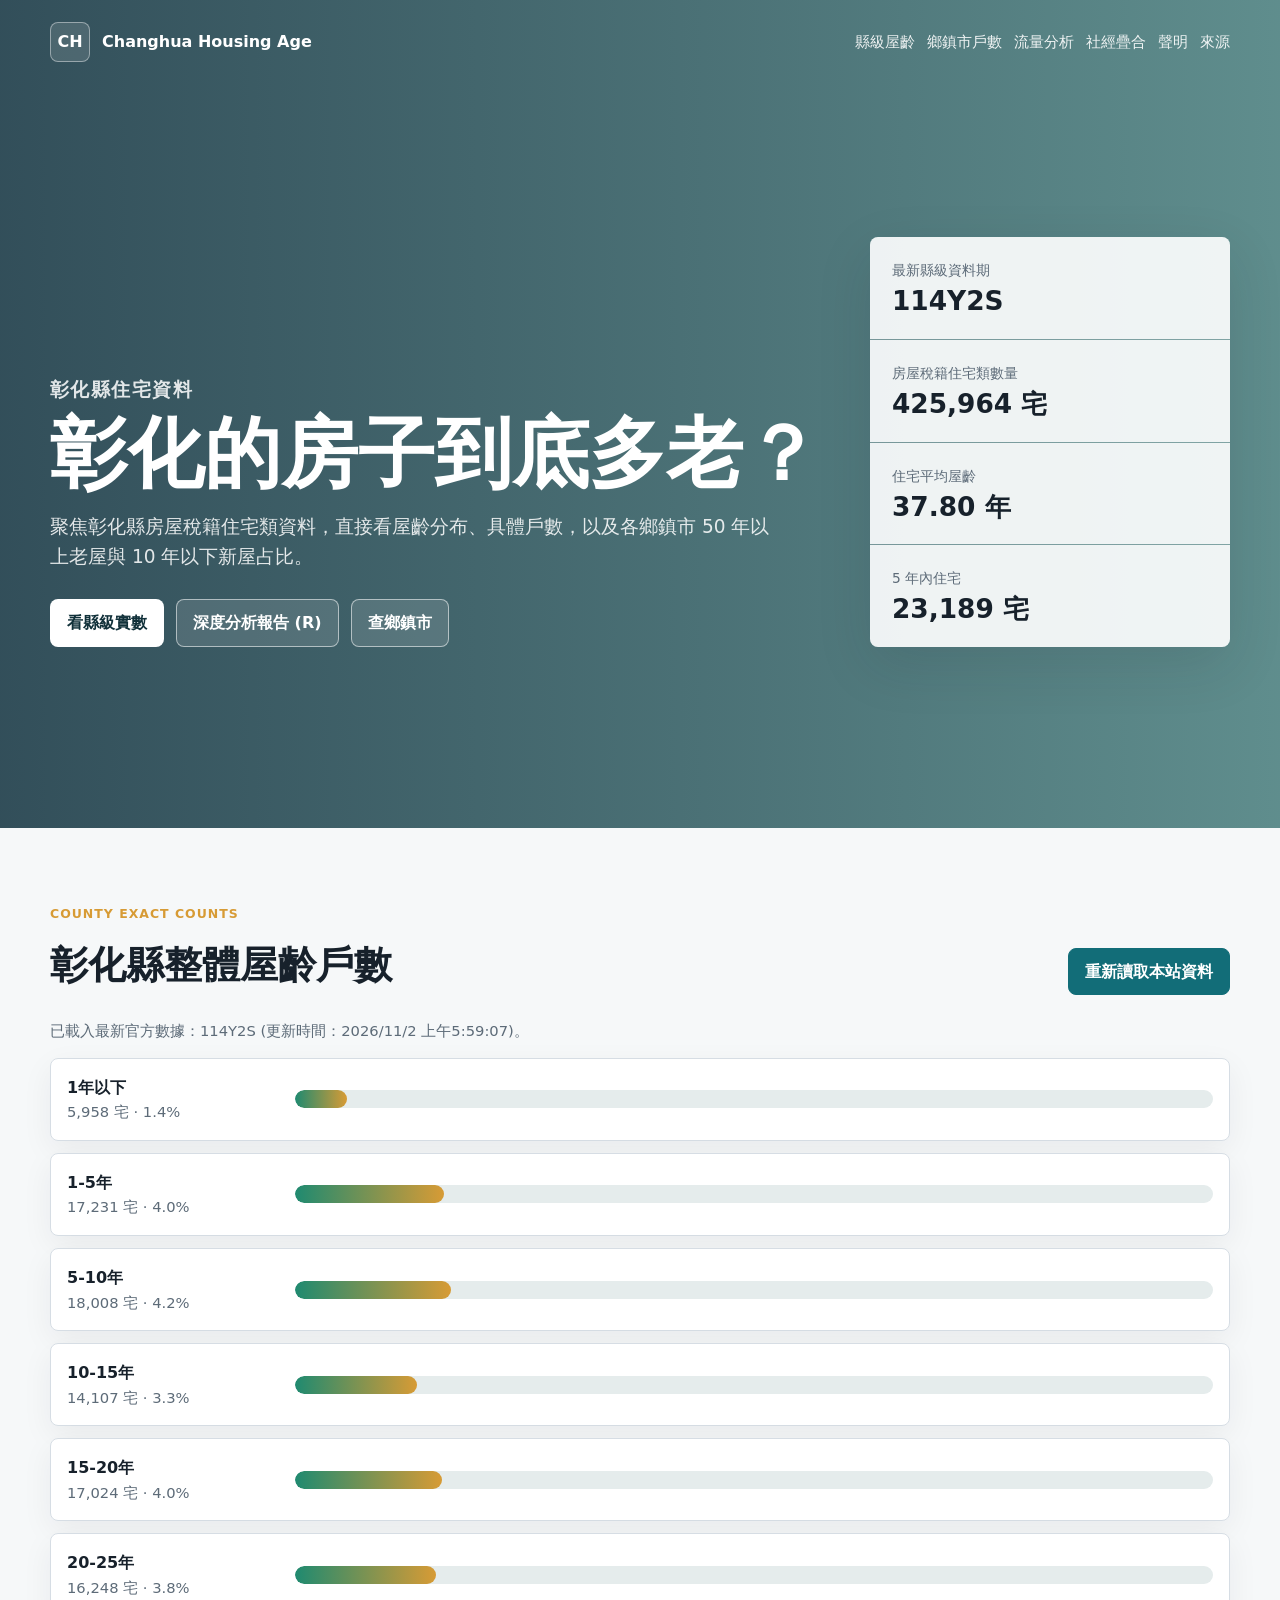
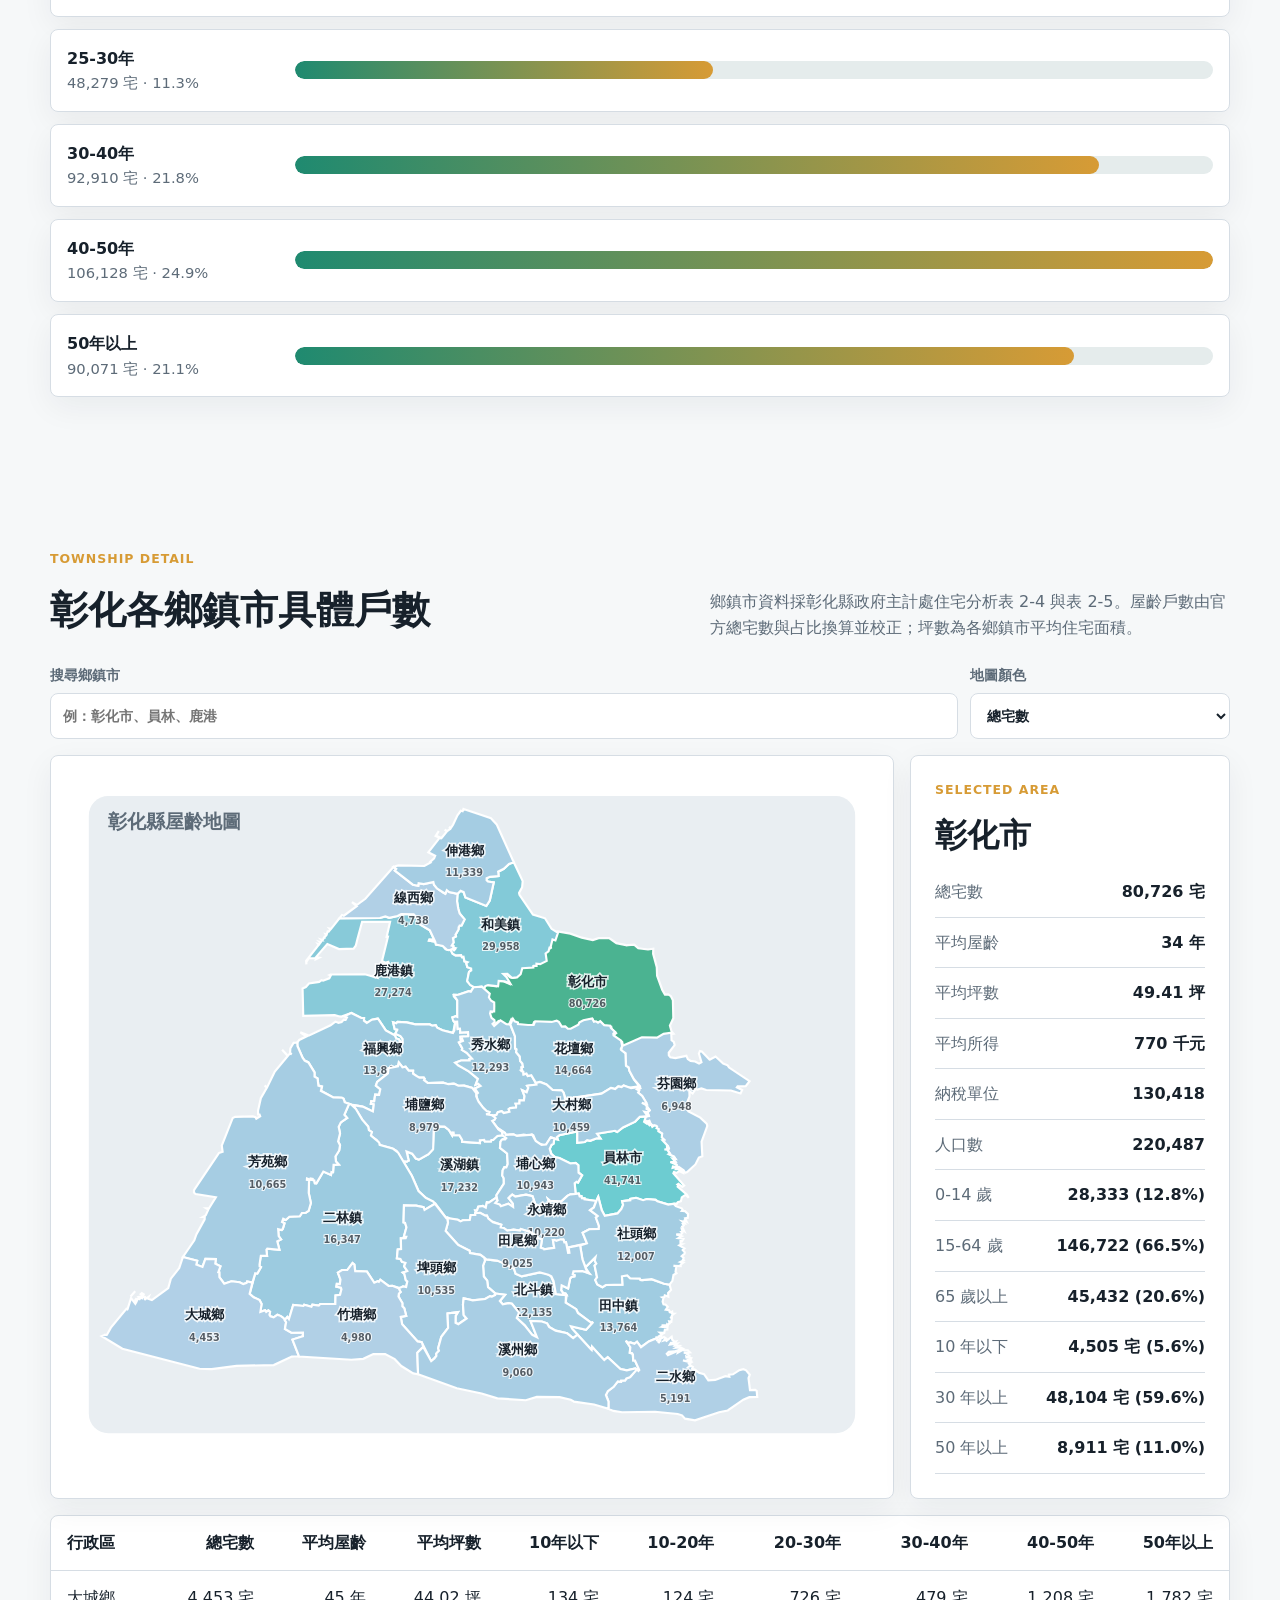
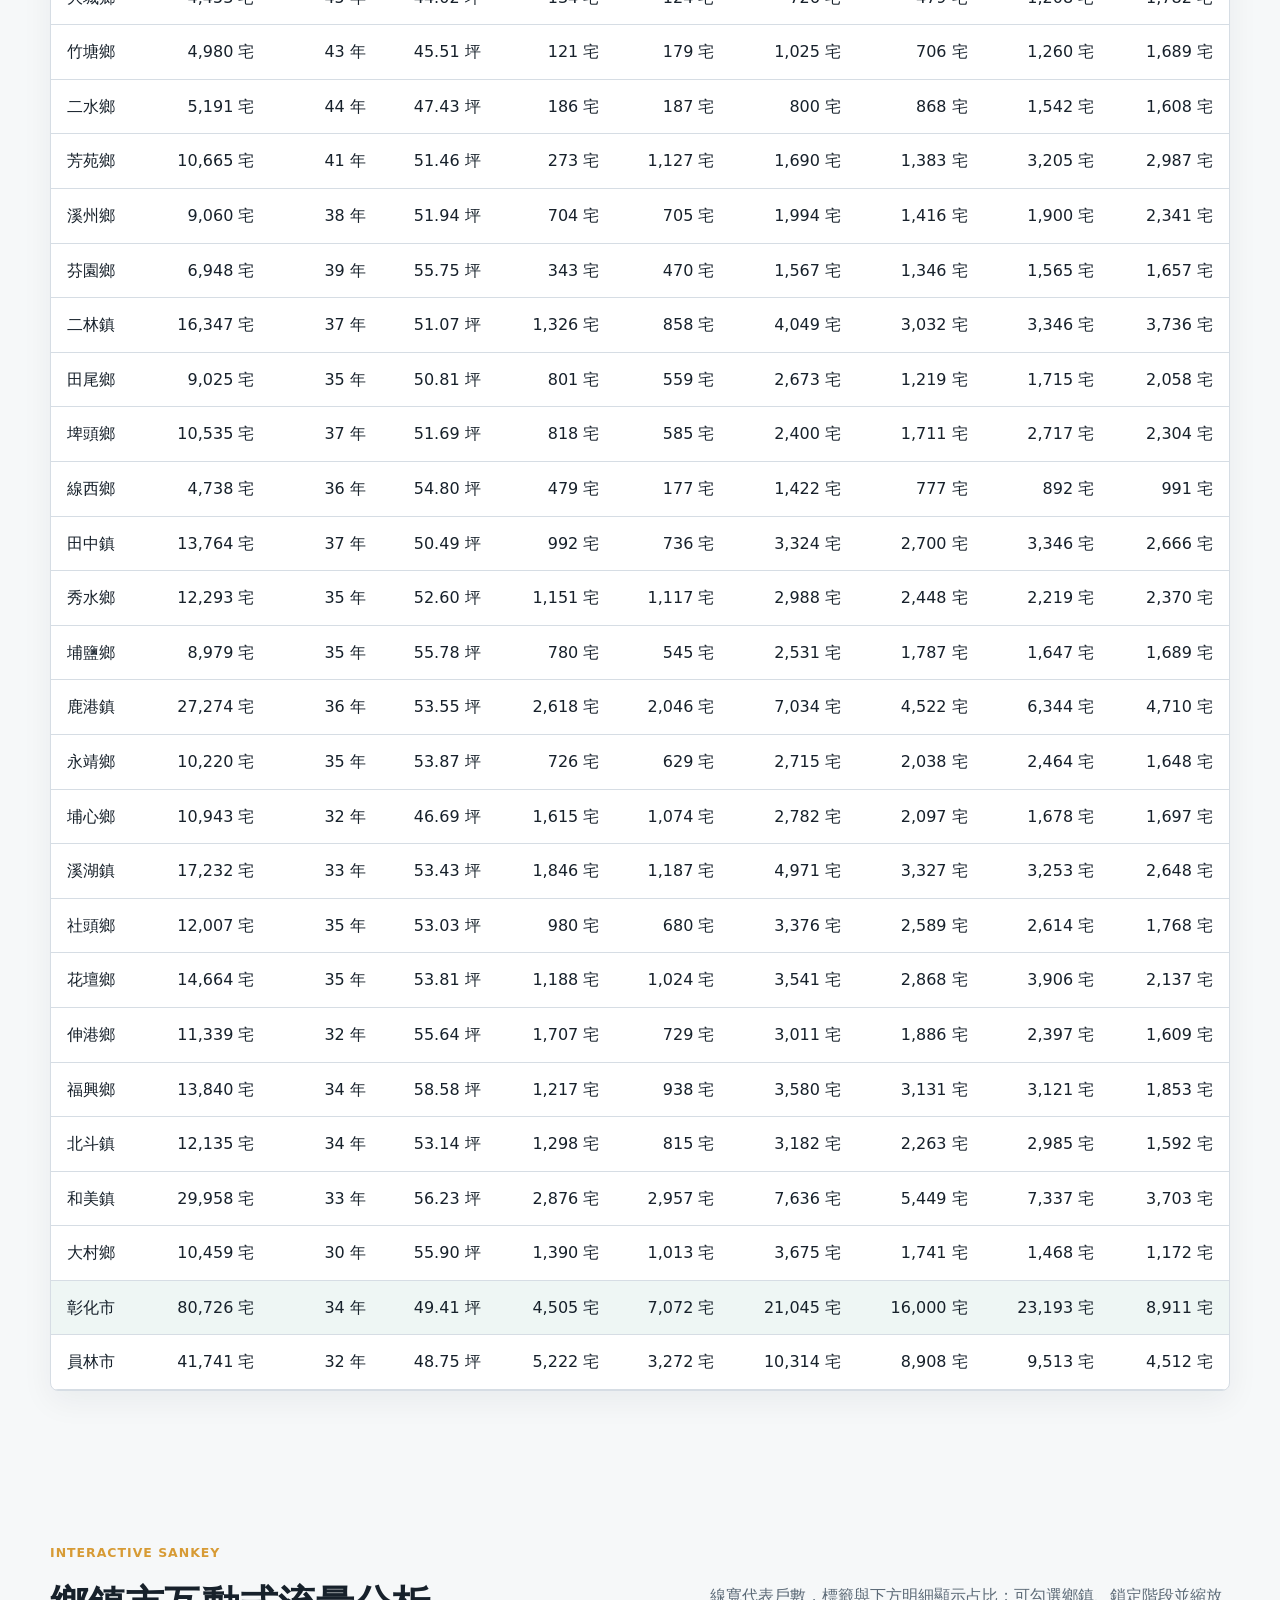
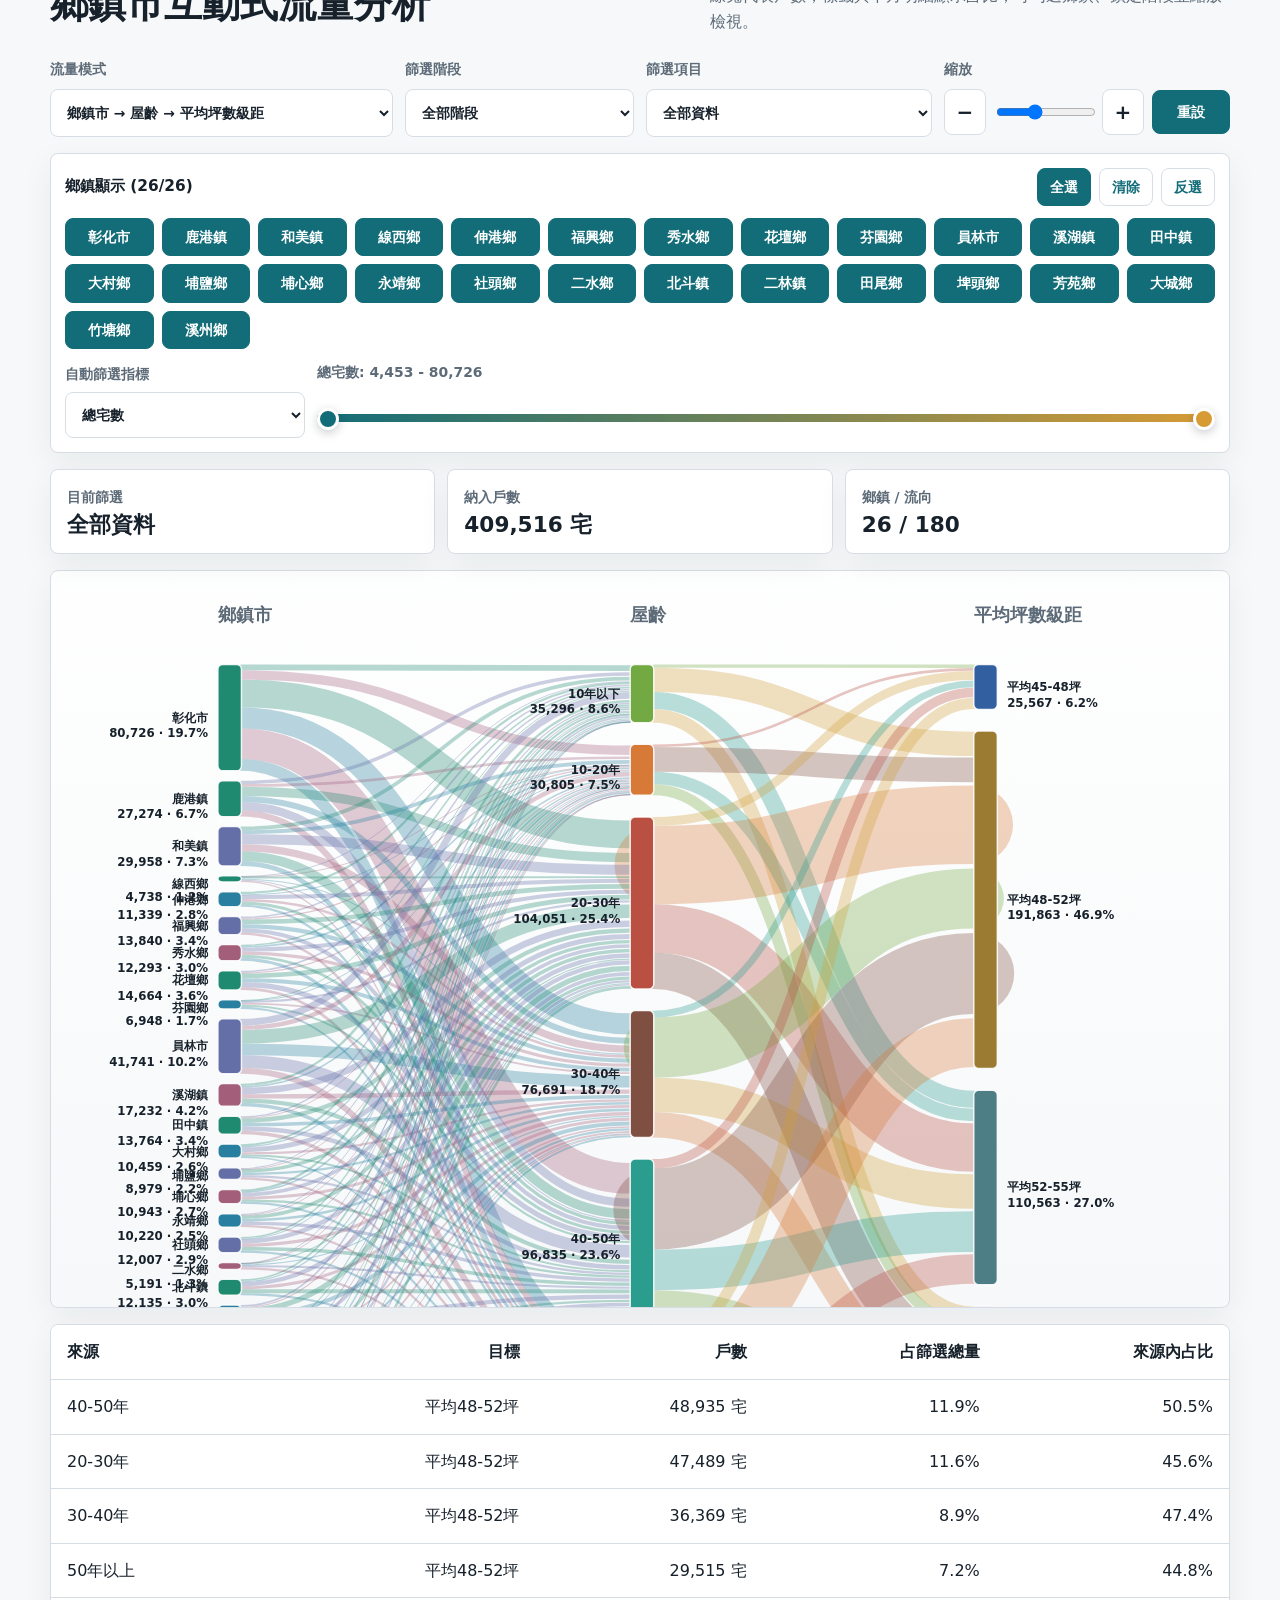
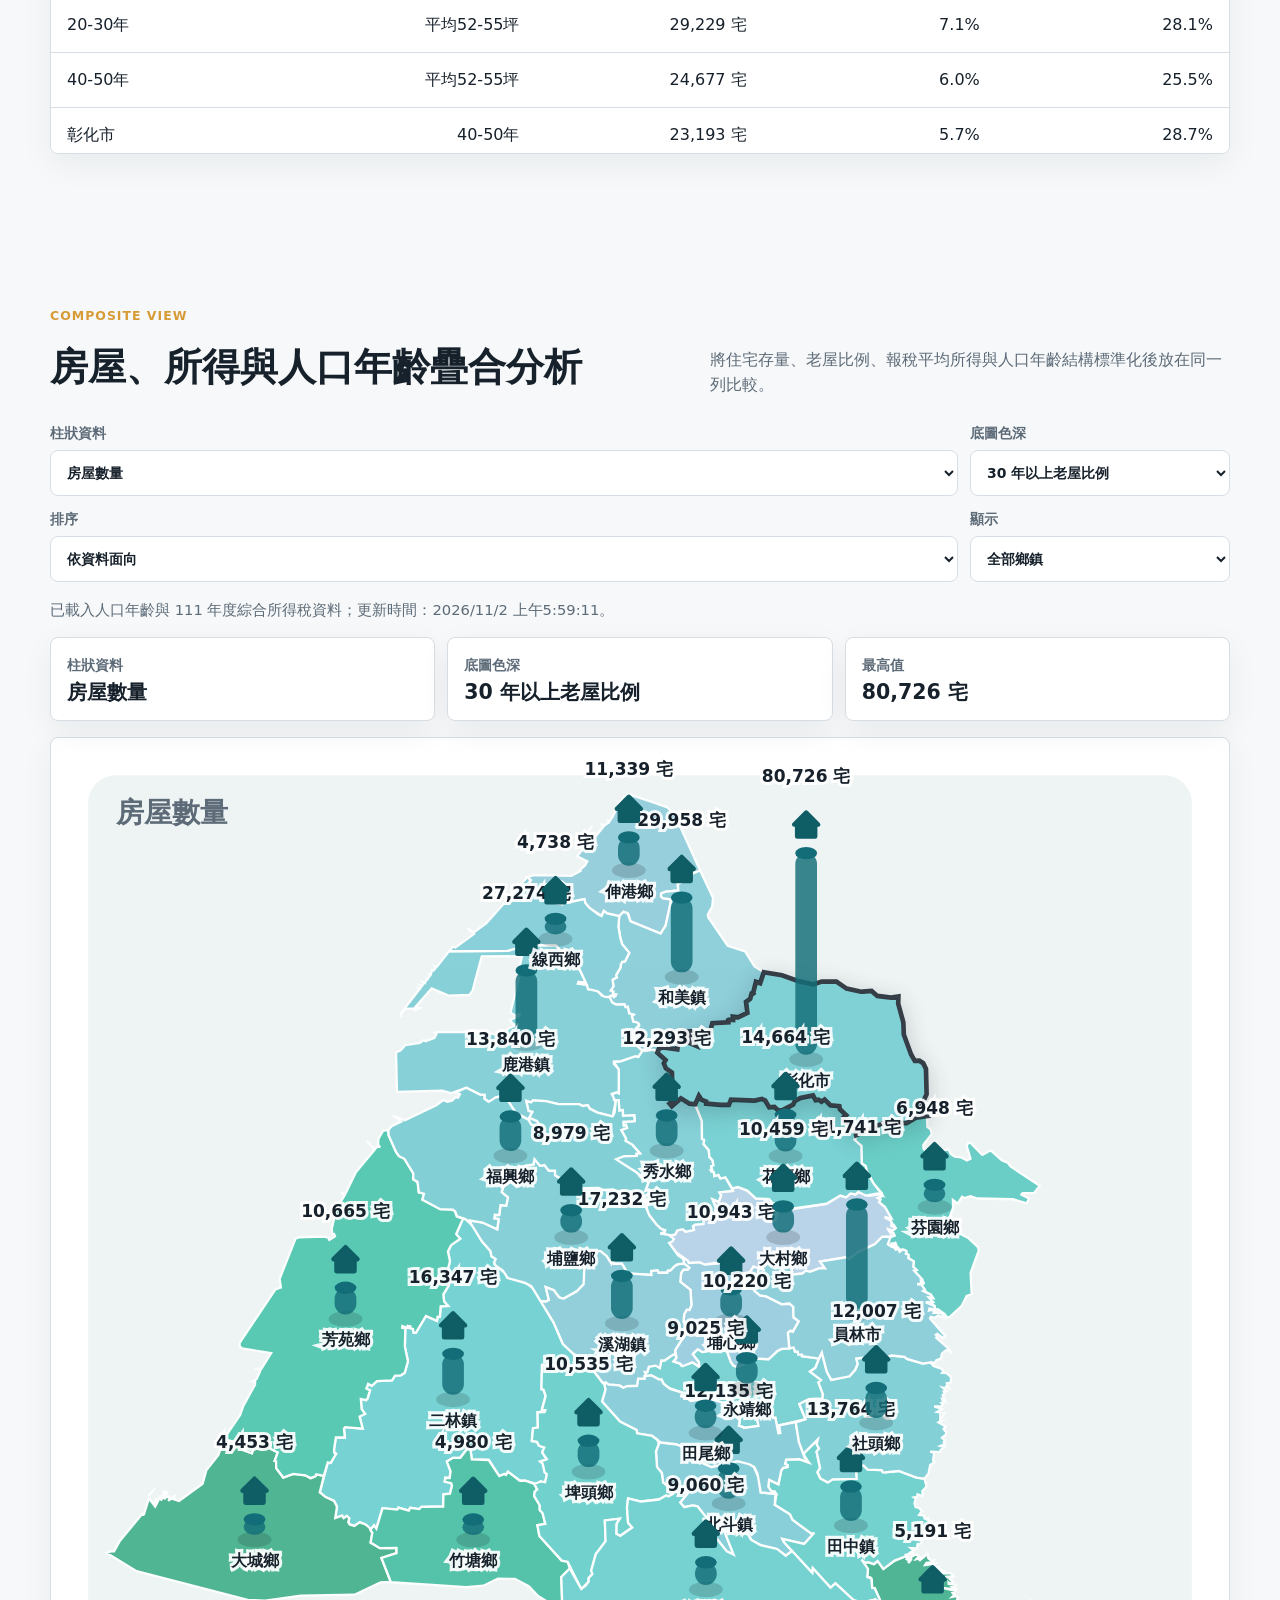
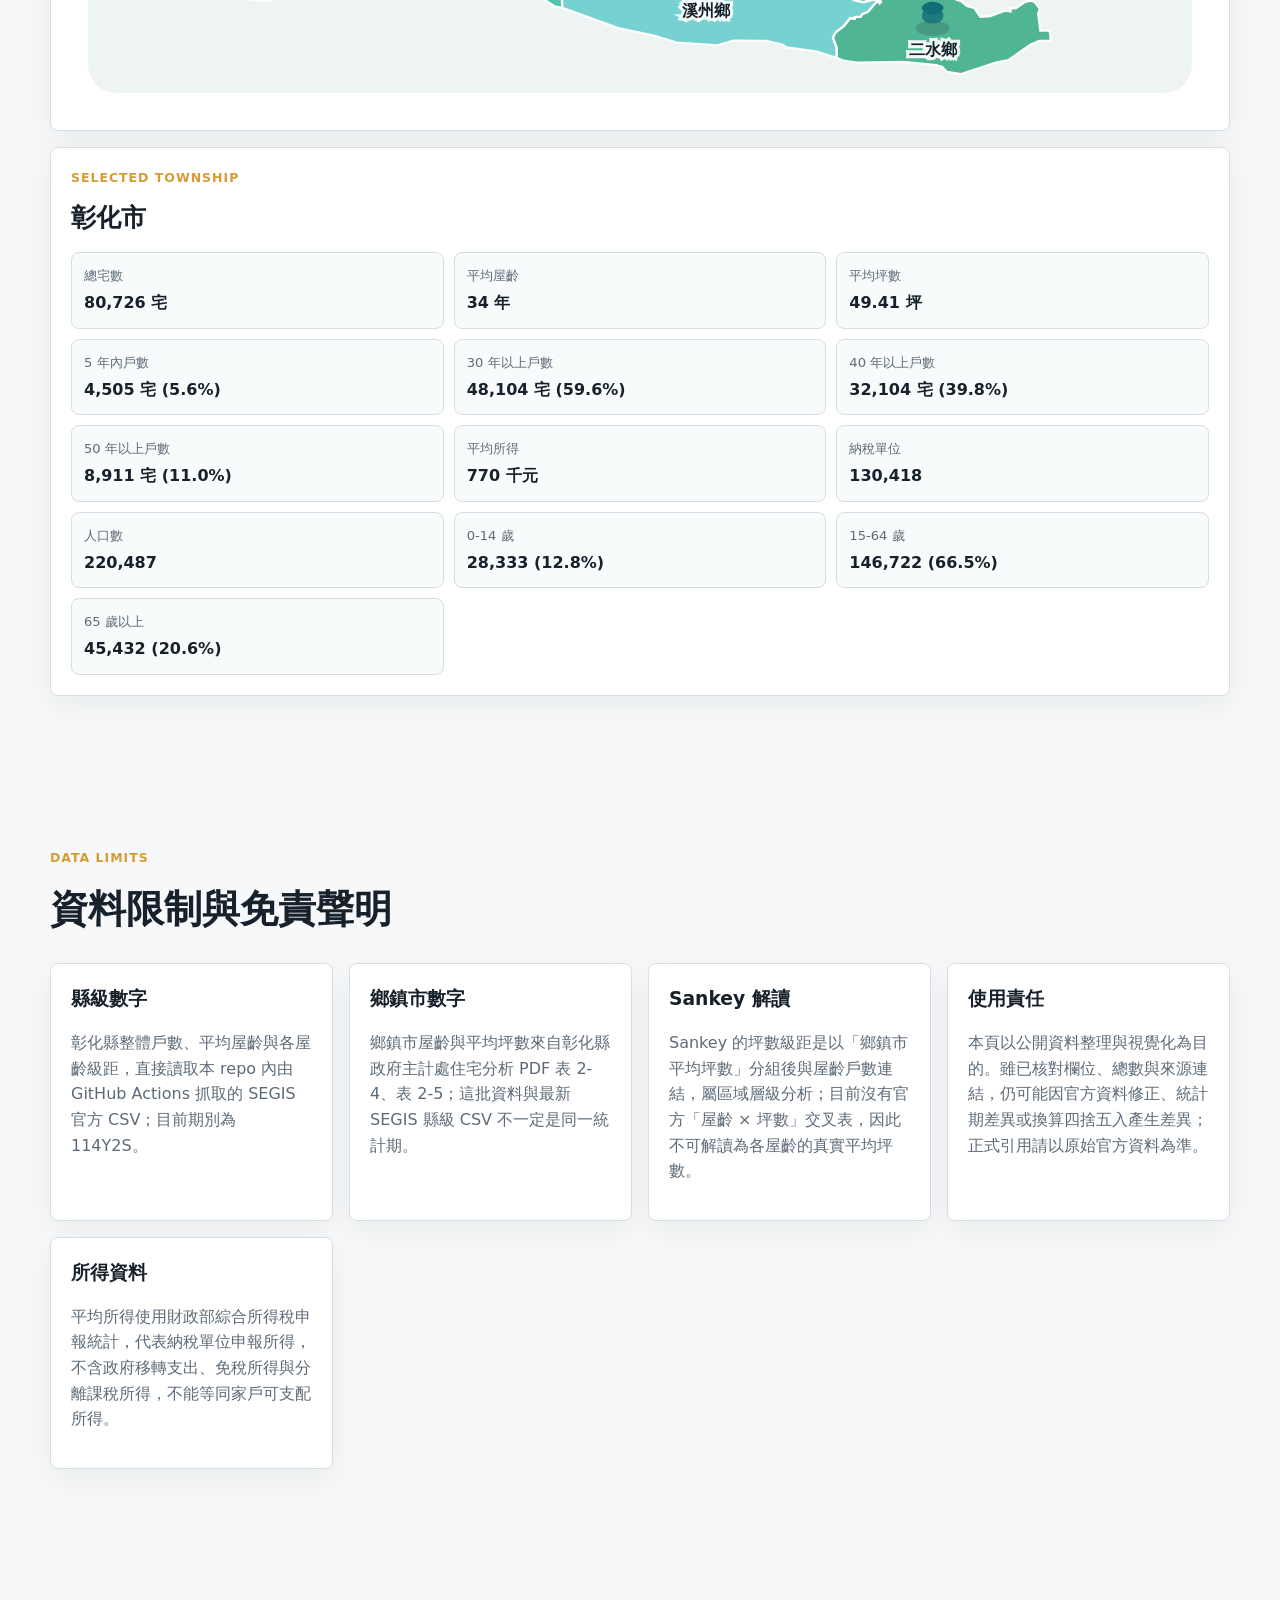
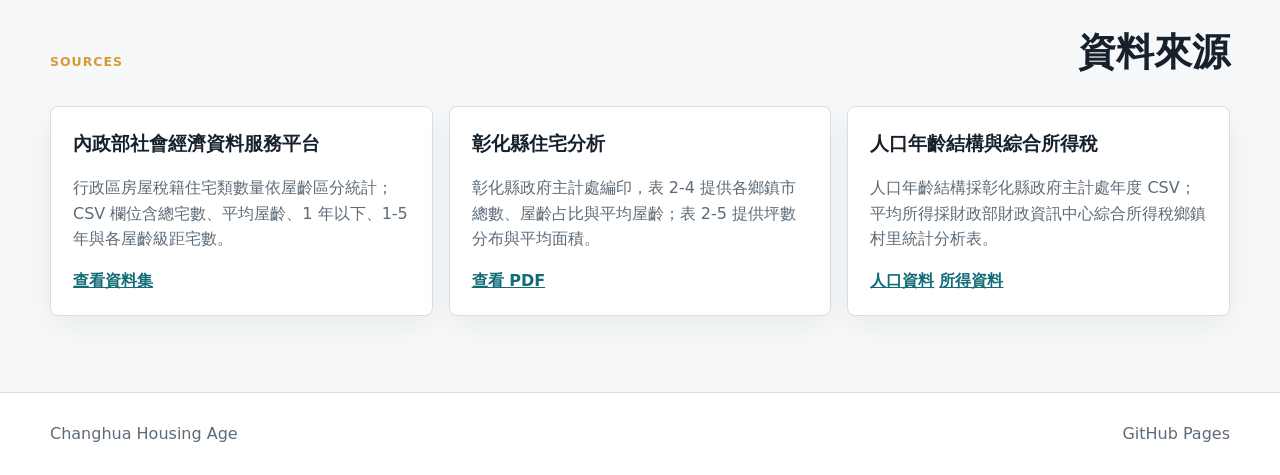
<file: index.html>
<!doctype html>
<html lang="zh-Hant">
  <head>
    <meta charset="utf-8" />
    <meta name="viewport" content="width=device-width, initial-scale=1" />
    <title>彰化住宅屋齡與戶數</title>
    <meta name="description" content="彰化縣房屋稅籍住宅類數量、屋齡分布與各鄉鎮市具體戶數。" />
    <link rel="stylesheet" href="styles.css" />
  </head>
  <body>
    <header class="site-header">
      <nav class="topbar" aria-label="主選單">
        <a class="brand" href="#top" aria-label="回到首頁">
          <span class="brand-mark">CH</span>
          <span>Changhua Housing Age</span>
        </a>
        <div class="nav-links">
          <a href="#county">縣級屋齡</a>
          <a href="#districts">鄉鎮市戶數</a>
          <a href="#sankey">流量分析</a>
          <a href="#social">社經疊合</a>
          <a href="#disclaimer">聲明</a>
          <a href="#sources">來源</a>
        </div>
      </nav>

      <section class="hero" id="top">
        <div class="hero-copy">
          <p class="eyebrow">彰化縣住宅資料</p>
          <h1>彰化的房子到底多老？</h1>
          <p>
            聚焦彰化縣房屋稅籍住宅類資料，直接看屋齡分布、具體戶數，以及各鄉鎮市
            50 年以上老屋與 10 年以下新屋占比。
          </p>
          <div class="hero-actions">
            <a class="button primary" href="#county">看縣級實數</a>
            <a class="button ghost" href="report.html" target="_blank">深度分析報告 (R)</a>
            <a class="button ghost" href="#districts">查鄉鎮市</a>
          </div>
        </div>
        <div class="hero-panel" aria-label="彰化住宅摘要">
          <div>
            <span class="metric-label">最新縣級資料期</span>
            <strong id="periodLabel">114Y2S</strong>
          </div>
          <div>
            <span class="metric-label">房屋稅籍住宅類數量</span>
            <strong id="countyTotal">425,964 宅</strong>
          </div>
          <div>
            <span class="metric-label">住宅平均屋齡</span>
            <strong id="countyAvgAge">37.80 年</strong>
          </div>
          <div>
            <span class="metric-label">5 年內住宅</span>
            <strong id="countyUnder5">23,189 宅</strong>
          </div>
        </div>
      </section>
    </header>

    <main>
      <section class="section" id="county">
        <div class="section-title">
          <div>
            <p class="eyebrow">County Exact Counts</p>
            <h2>彰化縣整體屋齡戶數</h2>
          </div>
          <button class="button dark" id="refreshCounty" type="button">重新讀取本站資料</button>
        </div>
        <p class="note" id="countyStatus">
          GitHub Actions 會定期抓取 SEGIS 頁面提供的 ZIP，抽出 CSV 放進 repo；瀏覽器只讀同網域 CSV，因此不會遇到 CORS。
        </p>
        <div class="age-bars" id="countyBars"></div>
      </section>

      <section class="section" id="districts">
        <div class="section-title">
          <div>
            <p class="eyebrow">Township Detail</p>
            <h2>彰化各鄉鎮市具體戶數</h2>
          </div>
          <p class="section-kicker">
            鄉鎮市資料採彰化縣政府主計處住宅分析表 2-4 與表 2-5。屋齡戶數由官方總宅數與占比換算並校正；坪數為各鄉鎮市平均住宅面積。
          </p>
        </div>

        <div class="toolbar" aria-label="查詢工具列">
          <label class="search-field">
            <span>搜尋鄉鎮市</span>
            <input id="districtSearch" type="search" placeholder="例：彰化市、員林、鹿港" />
          </label>
          <label class="select-field">
            <span>地圖顏色</span>
            <select id="metricSelect">
              <optgroup label="住宅總量">
                <option value="total">總宅數</option>
                <option value="avgArea">平均坪數</option>
              </optgroup>
              <optgroup label="新屋">
                <option value="under5Share">5 年內占比</option>
                <option value="under5Count">5 年內戶數</option>
                <option value="under10Share">10 年以下占比</option>
                <option value="under10">10 年以下戶數</option>
              </optgroup>
              <optgroup label="老屋">
                <option value="old30Share">30 年以上占比</option>
                <option value="old30Count">30 年以上戶數</option>
                <option value="old40Share">40 年以上占比</option>
                <option value="old40Count">40 年以上戶數</option>
                <option value="over50Share">50 年以上占比</option>
                <option value="over50">50 年以上戶數</option>
                <option value="avgAge">平均屋齡</option>
              </optgroup>
              <optgroup label="所得與人口">
                <option value="avgIncomeK">平均所得</option>
                <option value="taxUnits">納稅單位戶數</option>
                <option value="population">人口數</option>
                <option value="seniorShare">65 歲以上比例</option>
                <option value="seniorCount">65 歲以上人口</option>
                <option value="youthShare">0-14 歲比例</option>
                <option value="youthCount">0-14 歲人口</option>
                <option value="workingAgeShare">15-64 歲比例</option>
                <option value="dependencyRatio">扶養比（人數）</option>
                <option value="dependencyRatioShare">扶養比（比例）</option>
              </optgroup>
            </select>
          </label>
        </div>

        <div class="map-layout">
          <section class="map-card" aria-label="彰化縣鄉鎮市示意地圖">
            <svg id="changhuaMap" role="img" aria-labelledby="mapTitle mapDesc" viewBox="0 0 760 640">
              <title id="mapTitle">彰化縣鄉鎮市屋齡地圖</title>
              <desc id="mapDesc">點選鄉鎮市查看屋齡戶數。</desc>
            </svg>
          </section>
          <aside class="detail-panel" aria-live="polite">
            <p class="eyebrow">Selected Area</p>
            <h3 id="selectedName">彰化市</h3>
            <dl class="detail-list">
              <div><dt>總宅數</dt><dd id="selectedTotal">--</dd></div>
              <div><dt>平均屋齡</dt><dd id="selectedAvg">--</dd></div>
              <div><dt>平均坪數</dt><dd id="selectedArea">--</dd></div>
              <div><dt>平均所得</dt><dd id="selectedIncome">--</dd></div>
              <div><dt>納稅單位</dt><dd id="selectedTaxUnits">--</dd></div>
              <div><dt>人口數</dt><dd id="selectedPopulation">--</dd></div>
              <div><dt>0-14 歲</dt><dd id="selectedYouth">--</dd></div>
              <div><dt>15-64 歲</dt><dd id="selectedWorking">--</dd></div>
              <div><dt>65 歲以上</dt><dd id="selectedSenior">--</dd></div>
              <div><dt>10 年以下</dt><dd id="selectedYoung">--</dd></div>
              <div><dt>30 年以上</dt><dd id="selectedOld30">--</dd></div>
              <div><dt>50 年以上</dt><dd id="selectedOld50">--</dd></div>
            </dl>
          </aside>
        </div>

        <div class="table-wrap">
          <table>
            <thead>
              <tr>
                <th>行政區</th>
                <th>總宅數</th>
                <th>平均屋齡</th>
                <th>平均坪數</th>
                <th>10年以下</th>
                <th>10-20年</th>
                <th>20-30年</th>
                <th>30-40年</th>
                <th>40-50年</th>
                <th>50年以上</th>
              </tr>
            </thead>
            <tbody id="districtRows"></tbody>
          </table>
        </div>
      </section>

      <section class="section" id="sankey">
        <div class="section-title">
          <div>
            <p class="eyebrow">Interactive Sankey</p>
            <h2>鄉鎮市互動式流量分析</h2>
          </div>
          <p class="section-kicker">
            線寬代表戶數，標籤與下方明細顯示占比；可勾選鄉鎮、鎖定階段並縮放檢視。
          </p>
        </div>

        <div class="sankey-tools" aria-label="Sankey 控制列">
          <label class="select-field">
            <span>流量模式</span>
            <select id="sankeyMode">
              <option value="townAgeArea">鄉鎮市 → 屋齡 → 平均坪數級距</option>
              <option value="townAge">鄉鎮市 → 屋齡</option>
              <option value="townArea">鄉鎮市 → 平均坪數級距</option>
            </select>
          </label>
          <label class="select-field">
            <span>篩選階段</span>
            <select id="sankeyStage"></select>
          </label>
          <label class="select-field">
            <span>篩選項目</span>
            <select id="sankeyFilter"></select>
          </label>
          <div class="zoom-control" aria-label="Sankey 縮放">
            <span>縮放</span>
            <div>
              <button class="icon-button" id="sankeyZoomOut" type="button" aria-label="縮小">−</button>
              <input id="sankeyZoom" type="range" min="0.55" max="1.8" step="0.05" value="1" />
              <button class="icon-button" id="sankeyZoomIn" type="button" aria-label="放大">+</button>
              <button class="button dark" id="sankeyReset" type="button">重設</button>
            </div>
          </div>
        </div>

        <div class="town-filter-panel" aria-label="鄉鎮顯示切換">
          <div class="town-filter-actions">
            <strong>鄉鎮顯示</strong>
            <button class="button dark" id="townSelectAll" type="button">全選</button>
            <button class="button plain" id="townSelectNone" type="button">清除</button>
            <button class="button plain" id="townInvert" type="button">反選</button>
          </div>
          <div class="town-chip-grid" id="townChips"></div>
          <div class="range-filter">
            <label class="select-field">
              <span>自動篩選指標</span>
              <select id="townRangeMetric">
                <optgroup label="住宅總量">
                  <option value="total">總宅數</option>
                  <option value="avgArea">平均坪數</option>
                </optgroup>
                <optgroup label="新屋">
                  <option value="under5Share">5 年內占比</option>
                  <option value="under5Count">5 年內戶數</option>
                  <option value="under10Share">10 年以下占比</option>
                  <option value="under10">10 年以下戶數</option>
                </optgroup>
                <optgroup label="老屋">
                  <option value="old30Share">30 年以上占比</option>
                  <option value="old30Count">30 年以上戶數</option>
                  <option value="old40Share">40 年以上占比</option>
                  <option value="old40Count">40 年以上戶數</option>
                  <option value="over50Share">50 年以上占比</option>
                  <option value="over50">50 年以上戶數</option>
                  <option value="avgAge">平均屋齡</option>
                </optgroup>
                <optgroup label="所得與人口">
                  <option value="avgIncomeK">平均所得</option>
                  <option value="taxUnits">納稅單位戶數</option>
                  <option value="population">人口數</option>
                  <option value="seniorShare">65 歲以上比例</option>
                  <option value="seniorCount">65 歲以上人口</option>
                  <option value="youthShare">0-14 歲比例</option>
                  <option value="youthCount">0-14 歲人口</option>
                  <option value="workingAgeShare">15-64 歲比例</option>
                </optgroup>
              </select>
            </label>
            <div class="range-field">
              <span id="townRangeLabel">全部範圍</span>
              <div class="dual-range">
                <div class="dual-range-track">
                  <span id="townRangeFill"></span>
                </div>
                <input id="townRangeMin" type="range" min="0" max="100" value="0" />
                <input id="townRangeMax" type="range" min="0" max="100" value="100" />
              </div>
            </div>
          </div>
        </div>

        <div class="sankey-summary" id="sankeySummary"></div>
        <div class="sankey-canvas">
          <svg id="sankeySvg" role="img" aria-labelledby="sankeyTitle sankeyDesc" viewBox="0 0 1200 980">
            <title id="sankeyTitle">彰化鄉鎮市住宅流量 Sankey</title>
            <desc id="sankeyDesc">展示彰化各鄉鎮市住宅戶數流向屋齡與平均坪數級距。</desc>
          </svg>
        </div>
        <div class="table-wrap sankey-detail-wrap">
          <table>
            <thead>
              <tr>
                <th>來源</th>
                <th>目標</th>
                <th>戶數</th>
                <th>占篩選總量</th>
                <th>來源內占比</th>
              </tr>
            </thead>
            <tbody id="sankeyRows"></tbody>
          </table>
        </div>
      </section>

      <section class="section" id="social">
        <div class="section-title">
          <div>
            <p class="eyebrow">Composite View</p>
            <h2>房屋、所得與人口年齡疊合分析</h2>
          </div>
          <p class="section-kicker">
            將住宅存量、老屋比例、報稅平均所得與人口年齡結構標準化後放在同一列比較。
          </p>
        </div>

        <div class="toolbar" aria-label="社經疊合控制列">
          <label class="select-field">
            <span>柱狀資料</span>
            <select id="overlayMetric">
              <optgroup label="住宅">
                <option value="total">房屋數量</option>
                <option value="under5Count">5 年內戶數</option>
                <option value="old30Count">30 年以上老屋戶數</option>
                <option value="old30Share">30 年以上老屋比例</option>
                <option value="over50">50 年以上老屋戶數</option>
                <option value="avgAge">平均屋齡</option>
                <option value="avgArea">平均坪數</option>
              </optgroup>
              <optgroup label="所得">
                <option value="avgIncomeK">平均所得</option>
                <option value="taxUnits">納稅單位戶數</option>
              </optgroup>
              <optgroup label="人口">
                <option value="population">人口數</option>
                <option value="seniorCount">65 歲以上人口</option>
                <option value="seniorShare">65 歲以上比例</option>
                <option value="youthCount">0-14 歲人口</option>
                <option value="youthShare">0-14 歲比例</option>
                <option value="workingAgeShare">15-64 歲比例</option>
              </optgroup>
            </select>
          </label>
          <label class="select-field">
            <span>底圖色深</span>
            <select id="overlayColorMetric">
              <optgroup label="住宅">
                <option value="old30Share">30 年以上老屋比例</option>
                <option value="under5Share">5 年內占比</option>
                <option value="total">房屋數量</option>
                <option value="avgAge">平均屋齡</option>
                <option value="avgArea">平均坪數</option>
              </optgroup>
              <optgroup label="所得與人口">
                <option value="avgIncomeK">平均所得</option>
                <option value="population">人口數</option>
                <option value="seniorShare">65 歲以上比例</option>
                <option value="youthShare">0-14 歲比例</option>
              </optgroup>
            </select>
          </label>
          <label class="select-field">
            <span>排序</span>
            <select id="overlaySort">
              <option value="selected">依資料面向</option>
              <option value="avgIncomeK">平均所得</option>
              <option value="population">人口數</option>
              <option value="seniorShare">65 歲以上比例</option>
              <option value="old30Share">30 年以上老屋比例</option>
              <option value="total">房屋數量</option>
            </select>
          </label>
          <label class="select-field">
            <span>顯示</span>
            <select id="overlayLimit">
              <option value="26">全部鄉鎮</option>
              <option value="12">前 12 個</option>
              <option value="8">前 8 個</option>
            </select>
          </label>
        </div>
        <p class="note" id="socialStatus">正在載入所得與人口資料...</p>
        <div class="overlay-summary" id="overlaySummary"></div>
        <div class="overlay-svg-wrap">
          <svg id="overlaySvg" role="img" aria-labelledby="overlayTitle overlayDesc" viewBox="0 0 760 640">
            <title id="overlayTitle">彰化鄉鎮社經疊合 SVG 圖</title>
            <desc id="overlayDesc">依選取資料面向在各鄉鎮位置疊加符號柱。</desc>
          </svg>
        </div>
        <aside class="overlay-detail" id="overlayDetail" aria-live="polite"></aside>
      </section>

      <section class="section disclaimer" id="disclaimer">
        <div class="section-title">
          <div>
            <p class="eyebrow">Data Limits</p>
            <h2>資料限制與免責聲明</h2>
          </div>
        </div>
        <div class="disclaimer-grid">
          <article>
            <h3>縣級數字</h3>
            <p>
              彰化縣整體戶數、平均屋齡與各屋齡級距，直接讀取本 repo 內由 GitHub Actions 抓取的 SEGIS 官方 CSV；目前期別為 114Y2S。
            </p>
          </article>
          <article>
            <h3>鄉鎮市數字</h3>
            <p>
              鄉鎮市屋齡與平均坪數來自彰化縣政府主計處住宅分析 PDF 表 2-4、表 2-5；這批資料與最新 SEGIS 縣級 CSV 不一定是同一統計期。
            </p>
          </article>
          <article>
            <h3>Sankey 解讀</h3>
            <p>
              Sankey 的坪數級距是以「鄉鎮市平均坪數」分組後與屋齡戶數連結，屬區域層級分析；目前沒有官方「屋齡 × 坪數」交叉表，因此不可解讀為各屋齡的真實平均坪數。
            </p>
          </article>
          <article>
            <h3>使用責任</h3>
            <p>
              本頁以公開資料整理與視覺化為目的。雖已核對欄位、總數與來源連結，仍可能因官方資料修正、統計期差異或換算四捨五入產生差異；正式引用請以原始官方資料為準。
            </p>
          </article>
          <article>
            <h3>所得資料</h3>
            <p>
              平均所得使用財政部綜合所得稅申報統計，代表納稅單位申報所得，不含政府移轉支出、免稅所得與分離課稅所得，不能等同家戶可支配所得。
            </p>
          </article>
        </div>
      </section>

      <section class="section sources" id="sources">
        <div class="section-title">
          <p class="eyebrow">Sources</p>
          <h2>資料來源</h2>
        </div>
        <div class="source-grid">
          <article>
            <h3>內政部社會經濟資料服務平台</h3>
            <p>
              行政區房屋稅籍住宅類數量依屋齡區分統計；CSV 欄位含總宅數、平均屋齡、1 年以下、1-5 年與各屋齡級距宅數。
            </p>
            <a href="https://segis.moi.gov.tw/STATCloud/QueryInterfaceView?COL=CC2HBmJVqP%252fIpaJ3ipfNUw%253d%253d&MCOL=LumnmerulLcB%252bBLmWOEuNw%253d%253d" target="_blank" rel="noreferrer">查看資料集</a>
          </article>
          <article>
            <h3>彰化縣住宅分析</h3>
            <p>
              彰化縣政府主計處編印，表 2-4 提供各鄉鎮市總數、屋齡占比與平均屋齡；表 2-5 提供坪數分布與平均面積。
            </p>
            <a href="https://ctrl.chcg.gov.tw/files/16_20221220095343596_%E5%BD%B0%E5%8C%96%E7%B8%A3%E4%BD%8F%E5%AE%85%E5%88%86%E6%9E%90_2025.pdf" target="_blank" rel="noreferrer">查看 PDF</a>
          </article>
          <article>
            <h3>人口年齡結構與綜合所得稅</h3>
            <p>
              人口年齡結構採彰化縣政府主計處年度 CSV；平均所得採財政部財政資訊中心綜合所得稅鄉鎮村里統計分析表。
            </p>
            <a href="https://data.gov.tw/dataset/27615" target="_blank" rel="noreferrer">人口資料</a>
            <a href="https://data.gov.tw/dataset/103066" target="_blank" rel="noreferrer">所得資料</a>
          </article>
        </div>
      </section>
    </main>

    <footer class="footer">
      <span>Changhua Housing Age</span>
      <span>GitHub Pages</span>
    </footer>

    <script src="script.js"></script>
  </body>
</html>
</file>
<file: styles.css>
:root {
  color-scheme: light;
  --ink: #17212b;
  --muted: #5d6b78;
  --line: #d6dde4;
  --paper: #f6f8f9;
  --panel: #ffffff;
  --green: #1f8a70;
  --teal: #126d78;
  --blue: #315f9f;
  --gold: #d79b35;
  --red: #b95042;
  --shadow: 0 18px 55px rgba(23, 33, 43, 0.12);
}

* {
  box-sizing: border-box;
}

html {
  scroll-behavior: smooth;
}

body {
  margin: 0;
  color: var(--ink);
  background: var(--paper);
  font-family:
    Inter, ui-sans-serif, system-ui, -apple-system, BlinkMacSystemFont, "Segoe UI", "Noto Sans TC",
    "PingFang TC", sans-serif;
  line-height: 1.6;
}

a {
  color: inherit;
}

.site-header {
  background:
    linear-gradient(90deg, rgba(16, 49, 62, 0.85), rgba(21, 89, 88, 0.67)),
    url("https://images.unsplash.com/photo-1600607688969-a5bfcd646154?auto=format&fit=crop&w=2200&q=80")
      center/cover;
  color: #fff;
  min-height: 92vh;
  display: flex;
  flex-direction: column;
}

.topbar {
  width: min(1180px, calc(100% - 32px));
  margin: 0 auto;
  padding: 22px 0;
  display: flex;
  align-items: center;
  justify-content: space-between;
  gap: 20px;
}

.brand,
.nav-links {
  display: flex;
  align-items: center;
  gap: 12px;
}

.brand {
  text-decoration: none;
  font-weight: 800;
}

.brand-mark {
  display: grid;
  place-items: center;
  width: 40px;
  height: 40px;
  border: 1px solid rgba(255, 255, 255, 0.42);
  border-radius: 8px;
  background: rgba(255, 255, 255, 0.12);
}

.nav-links a {
  color: rgba(255, 255, 255, 0.9);
  font-size: 0.95rem;
  text-decoration: none;
}

.hero {
  width: min(1180px, calc(100% - 32px));
  margin: auto;
  padding: 48px 0 76px;
  display: grid;
  grid-template-columns: minmax(0, 1fr) 360px;
  gap: 48px;
  align-items: end;
}

.hero h1 {
  max-width: 820px;
  margin: 0;
  font-size: clamp(2.7rem, 6vw, 5.9rem);
  line-height: 1.02;
  letter-spacing: 0;
}

.hero p {
  max-width: 720px;
  color: rgba(255, 255, 255, 0.86);
  font-size: 1.16rem;
}

.eyebrow {
  margin: 0 0 10px;
  color: var(--gold);
  font-size: 0.78rem;
  font-weight: 800;
  letter-spacing: 0.08em;
  text-transform: uppercase;
}

.hero-actions {
  display: flex;
  flex-wrap: wrap;
  gap: 12px;
  margin-top: 28px;
}

.button {
  min-height: 44px;
  border: 1px solid rgba(255, 255, 255, 0.55);
  border-radius: 8px;
  padding: 10px 16px;
  cursor: pointer;
  font: inherit;
  font-weight: 800;
  text-decoration: none;
}

.button.primary {
  color: #11313a;
  background: #fff;
}

.button.dark {
  color: #fff;
  border-color: var(--teal);
  background: var(--teal);
}

.button.primary.dark {
  width: 100%;
  margin: 12px 0;
  color: #fff;
  border-color: var(--teal);
  background: var(--teal);
}

.button:disabled {
  cursor: progress;
  opacity: 0.68;
}

.button.ghost {
  color: #fff;
  background: rgba(255, 255, 255, 0.12);
}

.button.plain {
  color: var(--teal);
  border-color: var(--line);
  background: #fff;
}

.hero-panel {
  display: grid;
  gap: 1px;
  overflow: hidden;
  border-radius: 8px;
  box-shadow: var(--shadow);
  background: rgba(255, 255, 255, 0.22);
}

.hero-panel > div {
  padding: 22px;
  background: rgba(255, 255, 255, 0.88);
  color: var(--ink);
}

.metric-label,
.hero-panel small {
  display: block;
  color: var(--muted);
  font-size: 0.86rem;
}

.hero-panel strong {
  display: block;
  margin-top: 4px;
  font-size: 1.65rem;
  line-height: 1.2;
}

.section {
  width: min(1180px, calc(100% - 32px));
  margin: 0 auto;
  padding: 76px 0;
}

.section-title {
  display: flex;
  align-items: end;
  justify-content: space-between;
  gap: 24px;
  margin-bottom: 24px;
}

.section-title h2 {
  margin: 0;
  font-size: clamp(1.7rem, 3vw, 2.7rem);
  letter-spacing: 0;
}

.section-kicker {
  max-width: 520px;
  margin: 0;
  color: var(--muted);
}

.age-bars {
  display: grid;
  gap: 12px;
}

.age-row {
  display: grid;
  grid-template-columns: 210px minmax(0, 1fr);
  gap: 18px;
  align-items: center;
  border: 1px solid var(--line);
  border-radius: 8px;
  padding: 16px;
  background: var(--panel);
  box-shadow: 0 10px 32px rgba(23, 33, 43, 0.06);
}

.age-row strong,
.age-row span {
  display: block;
}

.age-row span {
  color: var(--muted);
  font-size: 0.92rem;
}

.bar-track {
  overflow: hidden;
  height: 18px;
  border-radius: 999px;
  background: #e5ecec;
}

.bar-track span {
  display: block;
  height: 100%;
  border-radius: inherit;
  background: linear-gradient(90deg, var(--green), var(--gold));
}

.stat-grid,
.source-grid,
.disclaimer-grid {
  display: grid;
  grid-template-columns: repeat(3, minmax(0, 1fr));
  gap: 16px;
}

.stat-card,
.source-grid article,
.disclaimer-grid article,
.detail-panel,
.map-card,
.table-wrap {
  border: 1px solid var(--line);
  border-radius: 8px;
  background: var(--panel);
  box-shadow: 0 10px 32px rgba(23, 33, 43, 0.06);
}

.stat-card {
  padding: 22px;
}

.stat-card strong {
  display: block;
  margin: 10px 0 4px;
  font-size: 2rem;
  line-height: 1;
}

.stat-card p {
  margin: 0;
  color: var(--muted);
}

.toolbar {
  display: grid;
  grid-template-columns: minmax(0, 1fr) 260px;
  gap: 12px;
  margin-bottom: 16px;
}

.sankey-tools {
  display: grid;
  grid-template-columns: minmax(260px, 1.2fr) minmax(180px, 0.8fr) minmax(220px, 1fr) minmax(280px, 1fr);
  gap: 12px;
  margin-bottom: 16px;
}

.town-filter-panel {
  display: grid;
  gap: 12px;
  margin-bottom: 16px;
  border: 1px solid var(--line);
  border-radius: 8px;
  padding: 14px;
  background: var(--panel);
  box-shadow: 0 10px 32px rgba(23, 33, 43, 0.06);
}

.town-filter-actions {
  display: flex;
  flex-wrap: wrap;
  align-items: center;
  gap: 8px;
}

.town-filter-actions strong {
  margin-right: auto;
  font-size: 0.96rem;
}

.town-filter-actions .button {
  min-height: 36px;
  padding: 7px 12px;
  font-size: 0.86rem;
}

.town-chip-grid {
  display: grid;
  grid-template-columns: repeat(auto-fit, minmax(86px, 1fr));
  gap: 8px;
}

.range-filter {
  display: grid;
  grid-template-columns: 240px minmax(0, 1fr);
  gap: 12px;
  align-items: end;
}

.range-field {
  display: grid;
  gap: 8px;
  color: var(--muted);
  font-size: 0.87rem;
  font-weight: 800;
}

.dual-range {
  position: relative;
  height: 46px;
  padding-top: 14px;
}

.dual-range-track {
  position: absolute;
  left: 0;
  right: 0;
  top: 22px;
  height: 8px;
  border-radius: 999px;
  background: #dce5e5;
}

.dual-range-track span {
  position: absolute;
  top: 0;
  bottom: 0;
  border-radius: inherit;
  background: linear-gradient(90deg, var(--teal), var(--gold));
}

.dual-range input[type="range"] {
  position: absolute;
  left: 0;
  top: 4px;
  width: 100%;
  height: 38px;
  margin: 0;
  border: 0;
  background: transparent;
  pointer-events: none;
  appearance: none;
}

.dual-range input[type="range"]::-webkit-slider-runnable-track {
  height: 8px;
  background: transparent;
}

.dual-range input[type="range"]::-webkit-slider-thumb {
  width: 22px;
  height: 22px;
  margin-top: -7px;
  border: 3px solid #fff;
  border-radius: 999px;
  background: var(--teal);
  box-shadow: 0 3px 10px rgba(23, 33, 43, 0.22);
  cursor: pointer;
  pointer-events: auto;
  appearance: none;
}

.dual-range input[type="range"]:last-child::-webkit-slider-thumb {
  background: var(--gold);
}

.dual-range input[type="range"]::-moz-range-track {
  height: 8px;
  background: transparent;
}

.dual-range input[type="range"]::-moz-range-thumb {
  width: 18px;
  height: 18px;
  border: 3px solid #fff;
  border-radius: 999px;
  background: var(--teal);
  box-shadow: 0 3px 10px rgba(23, 33, 43, 0.22);
  cursor: pointer;
  pointer-events: auto;
}

.town-chip {
  display: flex;
  align-items: center;
  justify-content: center;
  min-height: 36px;
  border: 1px solid var(--line);
  border-radius: 8px;
  padding: 7px 9px;
  color: var(--muted);
  background: #fff;
  cursor: pointer;
  font-size: 0.88rem;
  font-weight: 800;
  text-align: center;
  user-select: none;
}

.town-chip.active {
  color: #fff;
  border-color: var(--teal);
  background: var(--teal);
}

.town-chip input {
  position: absolute;
  width: 1px;
  height: 1px;
  opacity: 0;
}

.search-field,
.select-field {
  display: grid;
  gap: 6px;
  color: var(--muted);
  font-size: 0.87rem;
  font-weight: 700;
}

input,
select {
  min-height: 46px;
  width: 100%;
  border: 1px solid var(--line);
  border-radius: 8px;
  padding: 10px 12px;
  color: var(--ink);
  background: #fff;
  font: inherit;
}

.zoom-control {
  display: grid;
  gap: 6px;
  color: var(--muted);
  font-size: 0.87rem;
  font-weight: 700;
}

.zoom-control > div {
  display: grid;
  grid-template-columns: 42px minmax(90px, 1fr) 42px 78px;
  gap: 8px;
  align-items: center;
}

.icon-button {
  display: grid;
  place-items: center;
  min-height: 46px;
  border: 1px solid var(--line);
  border-radius: 8px;
  color: var(--ink);
  background: #fff;
  cursor: pointer;
  font: inherit;
  font-size: 1.25rem;
  font-weight: 900;
}

input[type="range"] {
  padding: 0;
}

.map-layout,
.live-layout {
  display: grid;
  grid-template-columns: minmax(0, 1fr) 320px;
  gap: 16px;
  align-items: stretch;
}

.live-layout {
  grid-template-columns: minmax(320px, 0.72fr) minmax(0, 1fr);
}

.map-card {
  padding: 12px;
}

#changhuaMap {
  display: block;
  width: 100%;
  aspect-ratio: 1.18;
}

#taiwanMap {
  display: block;
  width: 100%;
  min-height: 620px;
}

.district {
  stroke: #fff;
  stroke-width: 2;
  cursor: pointer;
  transition:
    opacity 160ms ease,
    transform 160ms ease;
  transform-box: fill-box;
  transform-origin: center;
}

.district:hover,
.district.active {
  opacity: 0.88;
  transform: scale(1.025);
}

.county {
  stroke: #fff;
  stroke-width: 4;
  cursor: pointer;
  transition:
    opacity 160ms ease,
    transform 160ms ease,
    filter 160ms ease;
  transform-box: fill-box;
  transform-origin: center;
}

.county:hover,
.county.active {
  filter: drop-shadow(0 8px 16px rgba(23, 33, 43, 0.18));
  opacity: 0.94;
  transform: scale(1.035);
}

.district-label {
  pointer-events: none;
  fill: #17212b;
  font-size: 20px;
  font-weight: 800;
  text-anchor: middle;
}

.district-count {
  pointer-events: none;
  fill: rgba(23, 33, 43, 0.72);
  font-size: 14px;
  font-weight: 700;
  text-anchor: middle;
}

.map-shape-label {
  font-size: 12px;
  paint-order: stroke;
  stroke: rgba(255, 255, 255, 0.82);
  stroke-width: 3px;
}

.map-shape-count {
  font-size: 9px;
  paint-order: stroke;
  stroke: rgba(255, 255, 255, 0.82);
  stroke-width: 2px;
}

.county-label,
.county-count {
  pointer-events: none;
  fill: #17212b;
  text-anchor: middle;
}

.county-label {
  font-size: 16px;
  font-weight: 900;
}

.county-count {
  fill: rgba(23, 33, 43, 0.7);
  font-size: 12px;
  font-weight: 800;
}

.detail-panel {
  padding: 24px;
}

.live-panel {
  border: 1px solid var(--line);
  border-radius: 8px;
  background: var(--panel);
  box-shadow: 0 10px 32px rgba(23, 33, 43, 0.06);
  padding: 24px;
}

.toolbar.compact {
  grid-template-columns: repeat(2, minmax(0, 1fr));
}

.live-stats {
  display: grid;
  grid-template-columns: repeat(3, minmax(0, 1fr));
  gap: 10px;
  margin: 16px 0;
}

.live-stats article {
  border: 1px solid var(--line);
  border-radius: 8px;
  padding: 16px;
  background: #f7faf9;
}

.live-stats strong {
  display: block;
  margin-top: 6px;
  font-size: 1.35rem;
  line-height: 1.15;
}

.network-box {
  overflow: hidden;
  margin: 18px 0;
  border: 1px solid var(--line);
  border-radius: 8px;
  background: #162129;
  color: #e9f1f1;
}

.network-box h3 {
  margin: 0;
  padding: 12px 14px 0;
  font-size: 0.98rem;
}

.network-box code {
  display: block;
  overflow-x: auto;
  padding: 10px 14px 14px;
  color: #b9f2df;
  white-space: nowrap;
}

.compact-table {
  max-height: 360px;
}

.detail-panel h3 {
  margin: 0 0 18px;
  font-size: 2rem;
}

.detail-list {
  display: grid;
  gap: 12px;
  margin: 0;
}

.detail-list div {
  display: flex;
  justify-content: space-between;
  gap: 18px;
  padding-bottom: 12px;
  border-bottom: 1px solid var(--line);
}

.detail-list dt {
  color: var(--muted);
}

.detail-list dd {
  margin: 0;
  font-weight: 900;
}

.note {
  color: var(--muted);
  font-size: 0.92rem;
}

.table-wrap {
  overflow-x: auto;
  margin-top: 16px;
}

.sankey-summary {
  display: grid;
  grid-template-columns: repeat(3, minmax(0, 1fr));
  gap: 12px;
  margin-bottom: 16px;
}

.sankey-summary article {
  border: 1px solid var(--line);
  border-radius: 8px;
  padding: 16px;
  background: var(--panel);
  box-shadow: 0 10px 32px rgba(23, 33, 43, 0.06);
}

.sankey-summary span {
  display: block;
  color: var(--muted);
  font-size: 0.86rem;
  font-weight: 800;
}

.sankey-summary strong {
  display: block;
  margin-top: 4px;
  font-size: 1.35rem;
  line-height: 1.2;
}

.sankey-canvas {
  overflow: auto;
  max-height: 82vh;
  border: 1px solid var(--line);
  border-radius: 8px;
  background:
    linear-gradient(180deg, rgba(255, 255, 255, 0.94), rgba(246, 248, 249, 0.94)),
    repeating-linear-gradient(90deg, transparent 0 119px, rgba(23, 33, 43, 0.035) 120px);
  box-shadow: 0 10px 32px rgba(23, 33, 43, 0.06);
}

#sankeySvg {
  display: block;
  min-width: 100%;
  margin: 0 auto;
}

.sankey-heading {
  fill: var(--muted);
  font-size: 18px;
  font-weight: 900;
}

.sankey-link {
  fill: none;
  stroke-linecap: round;
  transition:
    opacity 160ms ease,
    stroke-width 160ms ease;
}

.sankey-link:hover {
  opacity: 0.68;
}

.sankey-node rect {
  stroke: rgba(255, 255, 255, 0.88);
  stroke-width: 1.5;
}

.sankey-node text {
  fill: var(--ink);
  font-size: 12px;
  font-weight: 900;
  pointer-events: none;
}

.sankey-node-value {
  fill: var(--muted);
  font-size: 10px;
  font-weight: 800;
}

.sankey-empty {
  fill: var(--muted);
  font-size: 24px;
  font-weight: 900;
}

.sankey-detail-wrap {
  max-height: 430px;
}

.overlay-summary {
  display: grid;
  grid-template-columns: repeat(3, minmax(0, 1fr));
  gap: 12px;
  margin-bottom: 16px;
}

.overlay-summary article {
  border: 1px solid var(--line);
  border-radius: 8px;
  padding: 16px;
  background: var(--panel);
  box-shadow: 0 10px 32px rgba(23, 33, 43, 0.06);
}

.overlay-summary span {
  display: block;
  color: var(--muted);
  font-size: 0.86rem;
  font-weight: 800;
}

.overlay-summary strong {
  display: block;
  margin-top: 4px;
  font-size: 1.28rem;
  line-height: 1.2;
}

.overlay-svg-wrap {
  overflow: auto;
  border: 1px solid var(--line);
  border-radius: 8px;
  background: var(--panel);
  box-shadow: 0 10px 32px rgba(23, 33, 43, 0.06);
}

#overlaySvg {
  display: block;
  width: 100%;
  min-width: 720px;
}

.overlay-town-shape {
  stroke: #fff;
  stroke-width: 1.5;
  cursor: pointer;
}

.overlay-town-shape.active {
  opacity: 0.86;
}

.overlay-town-shape.selected {
  stroke: var(--ink);
  stroke-width: 3;
  filter: drop-shadow(0 4px 8px rgba(23, 33, 43, 0.24));
}

.overlay-chart-title {
  fill: var(--muted);
  font-size: 18px;
  font-weight: 900;
}

.overlay-symbol {
  cursor: pointer;
}

.overlay-icon {
  paint-order: stroke;
  stroke-linejoin: round;
}

.overlay-icon-text {
  fill: #fff;
  stroke: none;
  font-size: 18px;
  font-weight: 900;
}

.overlay-value,
.overlay-town {
  paint-order: stroke;
  stroke: rgba(255, 255, 255, 0.9);
  stroke-width: 4px;
  fill: var(--ink);
  font-weight: 900;
}

.overlay-value {
  font-size: 11px;
}

.overlay-town {
  font-size: 10px;
}

.overlay-detail {
  margin-top: 16px;
  border: 1px solid var(--line);
  border-radius: 8px;
  padding: 20px;
  background: var(--panel);
  box-shadow: 0 10px 32px rgba(23, 33, 43, 0.06);
}

.overlay-detail h3 {
  margin: 0 0 14px;
  font-size: 1.55rem;
}

.overlay-detail-grid {
  display: grid;
  grid-template-columns: repeat(3, minmax(0, 1fr));
  gap: 10px;
  margin: 0;
}

.overlay-detail-grid div {
  border: 1px solid var(--line);
  border-radius: 8px;
  padding: 12px;
  background: #f8fbfb;
}

.overlay-detail-grid dt {
  color: var(--muted);
  font-size: 0.82rem;
}

.overlay-detail-grid dd {
  margin: 4px 0 0;
  font-weight: 900;
}

table {
  width: 100%;
  border-collapse: collapse;
  min-width: 820px;
}

th,
td {
  padding: 14px 16px;
  border-bottom: 1px solid var(--line);
  text-align: right;
  white-space: nowrap;
}

th:first-child,
td:first-child {
  text-align: left;
}

tbody tr {
  cursor: pointer;
}

tbody tr:hover,
tbody tr.active {
  background: #eef6f4;
}

.source-grid article {
  padding: 22px;
}

.disclaimer-grid {
  grid-template-columns: repeat(4, minmax(0, 1fr));
}

.disclaimer-grid article {
  padding: 20px;
}

.source-grid h3,
.disclaimer-grid h3 {
  margin: 0 0 8px;
}

.source-grid p,
.disclaimer-grid p {
  color: var(--muted);
}

.source-grid a {
  color: var(--teal);
  font-weight: 800;
}

.footer {
  display: flex;
  justify-content: space-between;
  gap: 16px;
  padding: 28px max(16px, calc((100vw - 1180px) / 2));
  border-top: 1px solid var(--line);
  color: var(--muted);
  background: #fff;
}

@media (max-width: 900px) {
  .hero,
  .map-layout,
  .live-layout,
  .toolbar,
  .sankey-tools,
  .sankey-summary,
  .overlay-summary,
  .overlay-detail-grid,
  .range-filter,
  .overlay-row {
    grid-template-columns: 1fr;
  }

  .town-filter-actions strong {
    width: 100%;
  }

  .hero {
    align-items: start;
    padding-top: 36px;
  }

  .stat-grid,
  .source-grid,
  .disclaimer-grid,
  .live-stats,
  .toolbar.compact {
    grid-template-columns: 1fr;
  }

  .age-row {
    grid-template-columns: 1fr;
  }

  .topbar,
  .section-title,
  .footer {
    align-items: flex-start;
    flex-direction: column;
  }

  #taiwanMap {
    min-height: 560px;
  }

  .nav-links {
    flex-wrap: wrap;
  }
}

@media (max-width: 520px) {
  .section {
    padding: 52px 0;
  }

  .hero h1 {
    font-size: 2.45rem;
  }

  .hero-panel strong,
  .detail-panel h3 {
    font-size: 1.45rem;
  }

  .button {
    width: 100%;
    text-align: center;
  }
}
</file>
